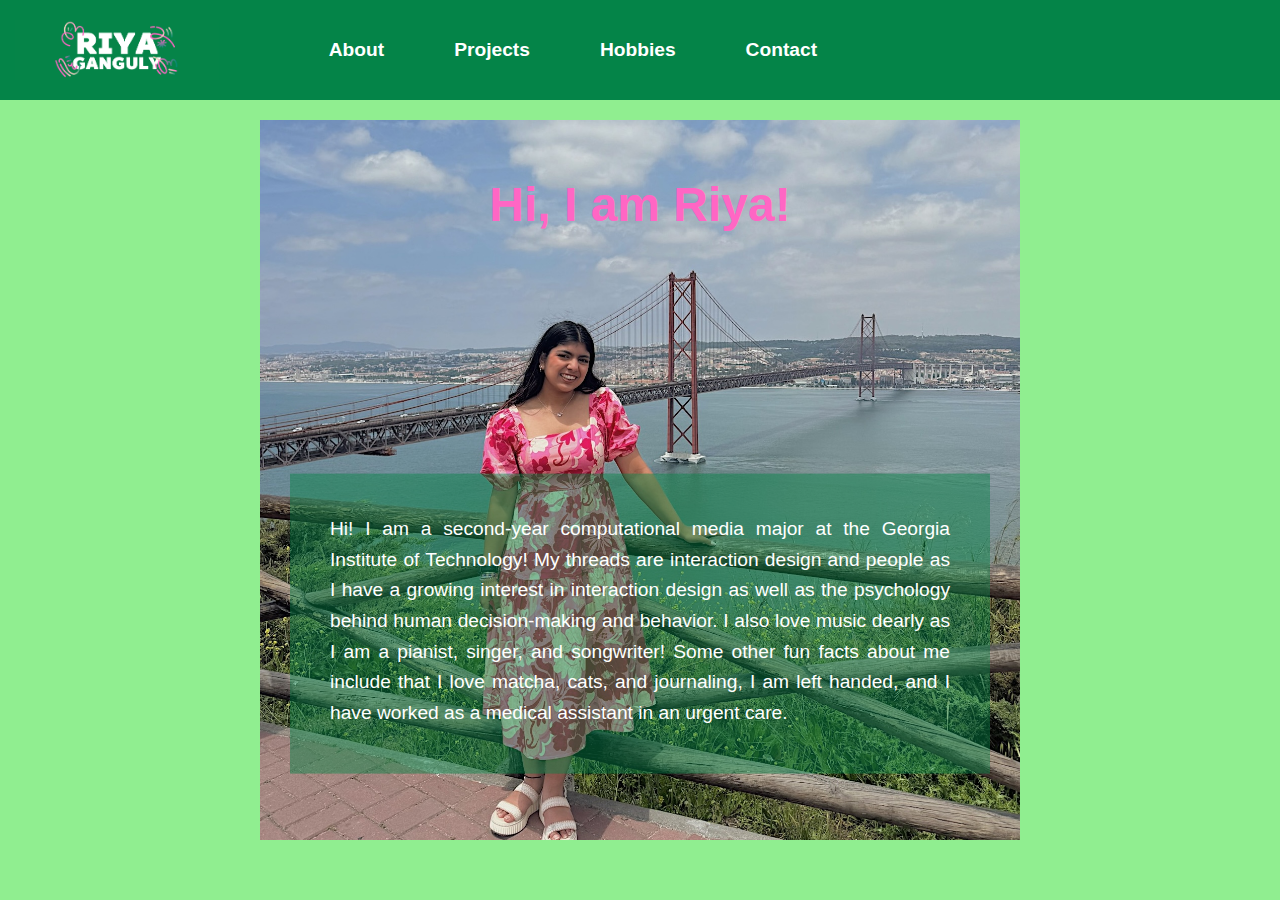
<file: index.html>
<!DOCTYPE html>
    <html lang="en">
    <head>
        <meta charset="UTF-8">
        <meta name="viewport" content="width=device-width, initial-scale=1.0">
        <title>Riya's Website</title>
        <link rel="stylesheet" href="styles.css">
    </head>
<body>
<div class="content">
    <header>
        <nav>
            <ul>
                <li class="logo">
                    <a href="index.html"><img src="Personal Logo.png" alt="Logo"></a>
                </li>
                <li class="dropdown"></li>
                    <li><a href="index.html">About</a></li>
                <li class="dropdown">
                    <a href="projects.html" class="dropbtn">Projects</a>
                </li>
                <li class="dropdown">
                    <a href="hobbies.html" class="dropbtn">Hobbies</a>
                </li>
                </li>
                <li class="dropdown">
                    <a href="contact.html" class="dropbtn">Contact</a>
                </li>
            </ul>
        </nav>
    </header>
    </section>
    <section id="About">
        <div class="hero-section">
            <div class="hero-content">
                <h1>Hi, I am Riya!</h1>
                <p>Hi! I am a second-year computational media major 
                    at the Georgia Institute of Technology! 
                    My threads are interaction design and people as 
                    I have a growing interest in interaction design 
                    as well as the psychology behind human decision-making 
                    and behavior. I also love music dearly as I am 
                    a pianist, singer, and songwriter! Some other fun 
                    facts about me include that I love matcha, cats, 
                    and journaling, I am left handed, and I have 
                    worked as a medical assistant in an urgent care.</p>
            </div>
        </div>
    </section>
</div>
</body>
</file>
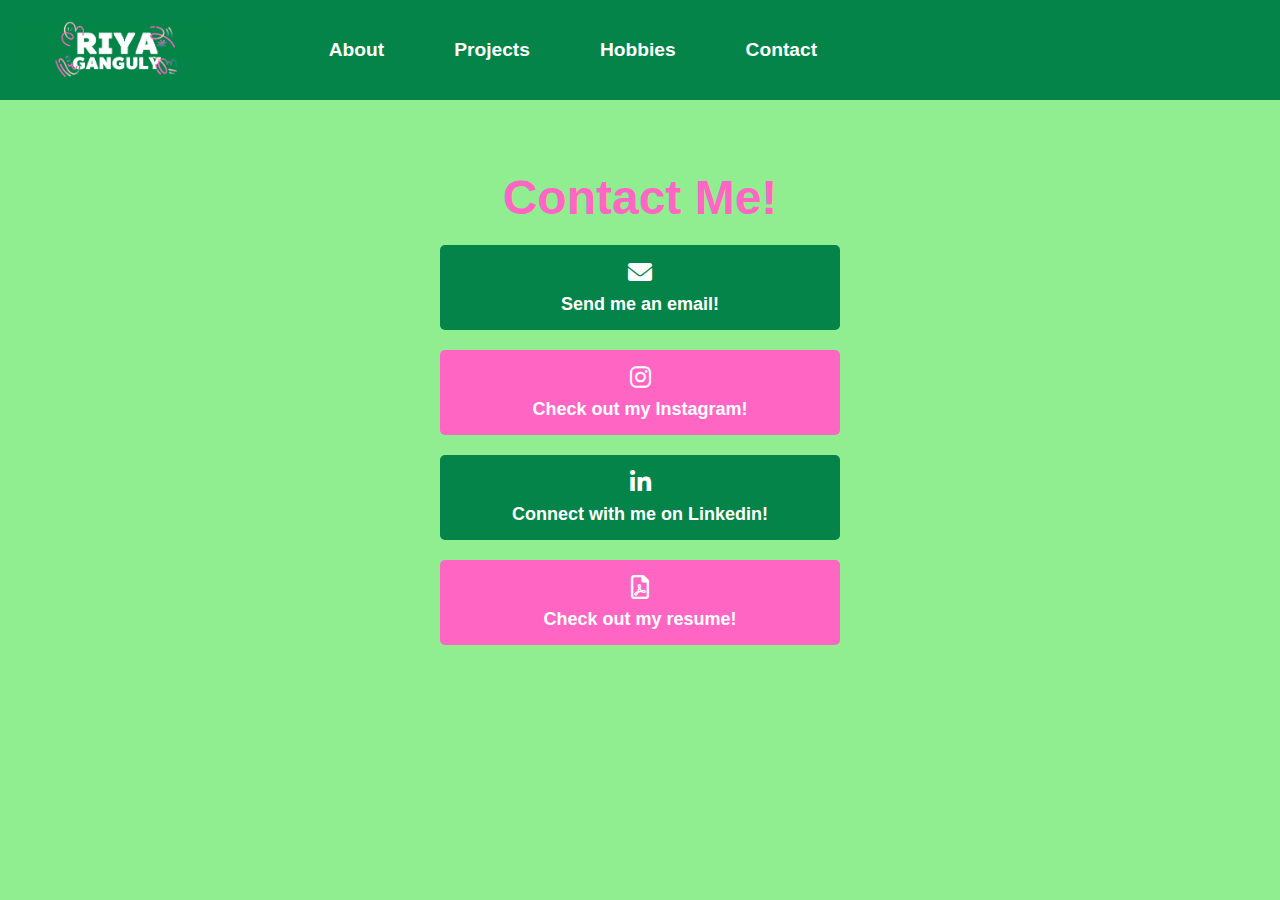
<file: contact.html>
<!DOCTYPE html>
<html lang="en">
<head>
    <meta charset="UTF-8">
    <meta name="viewport" content="width=device-width, initial-scale=1.0">
    <title>Riya's Website</title>
    <link rel="stylesheet" href="styles.css">
</head>
<body>
    <section id="Contact">
        <header>
            <nav>
                <ul>
                    <li class="logo">
                        <a href="index.html"><img src="Personal Logo.png" alt="Logo"></a>
                    </li>
                    <li class="dropdown"></li>
                        <li><a href="index.html">About</a></li>
                    <li class="dropdown">
                        <a href="projects.html" class="dropbtn">Projects</a>
                    </li>
                    <li class="dropdown">
                        <a href="hobbies.html" class="dropbtn">Hobbies</a>
                    </li>
                </li>
                <li class="dropdown">
                    <a href="contact.html" class="dropbtn">Contact</a>
                </li>
                </ul>
            </nav>
        </header>
            <div class="title-container">
                <h1>Contact Me!</h1>
            <div class="contact">
            <head>
                <title>Contact Buttons with Icons</title>
                <!-- Font Awesome CDN -->
                <link rel="stylesheet" href="https://cdnjs.cloudflare.com/ajax/libs/font-awesome/6.0.0-beta3/css/all.min.css">
            </head>
            <body>
                <div class="contact-buttons">
                    <a href="mailto:rganguly32@gatech.edu" class="btn email-btn">
                        <i class="fas fa-envelope"></i>Send me an email!
                    </a>
                    <a href="https://www.instagram.com/riyajournals/" target="_blank" class="btn instagram-btn">
                        <i class="fab fa-instagram"></i>Check out my Instagram!
                    </a>
                    <a href="https://www.linkedin.com/in/riyag101" target="_blank" class="btn linkedin-btn">
                        <i class="fab fa-linkedin-in"></i>Connect with me on Linkedin!
                    </a>
                    <a href="Riya_Resume.pdf" target="_blank" class="btn resume-btn">
                        <i class="far fa-file-pdf"></i>Check out my resume!
                    </a>
                </div>
            </body>
        </section>
</file>
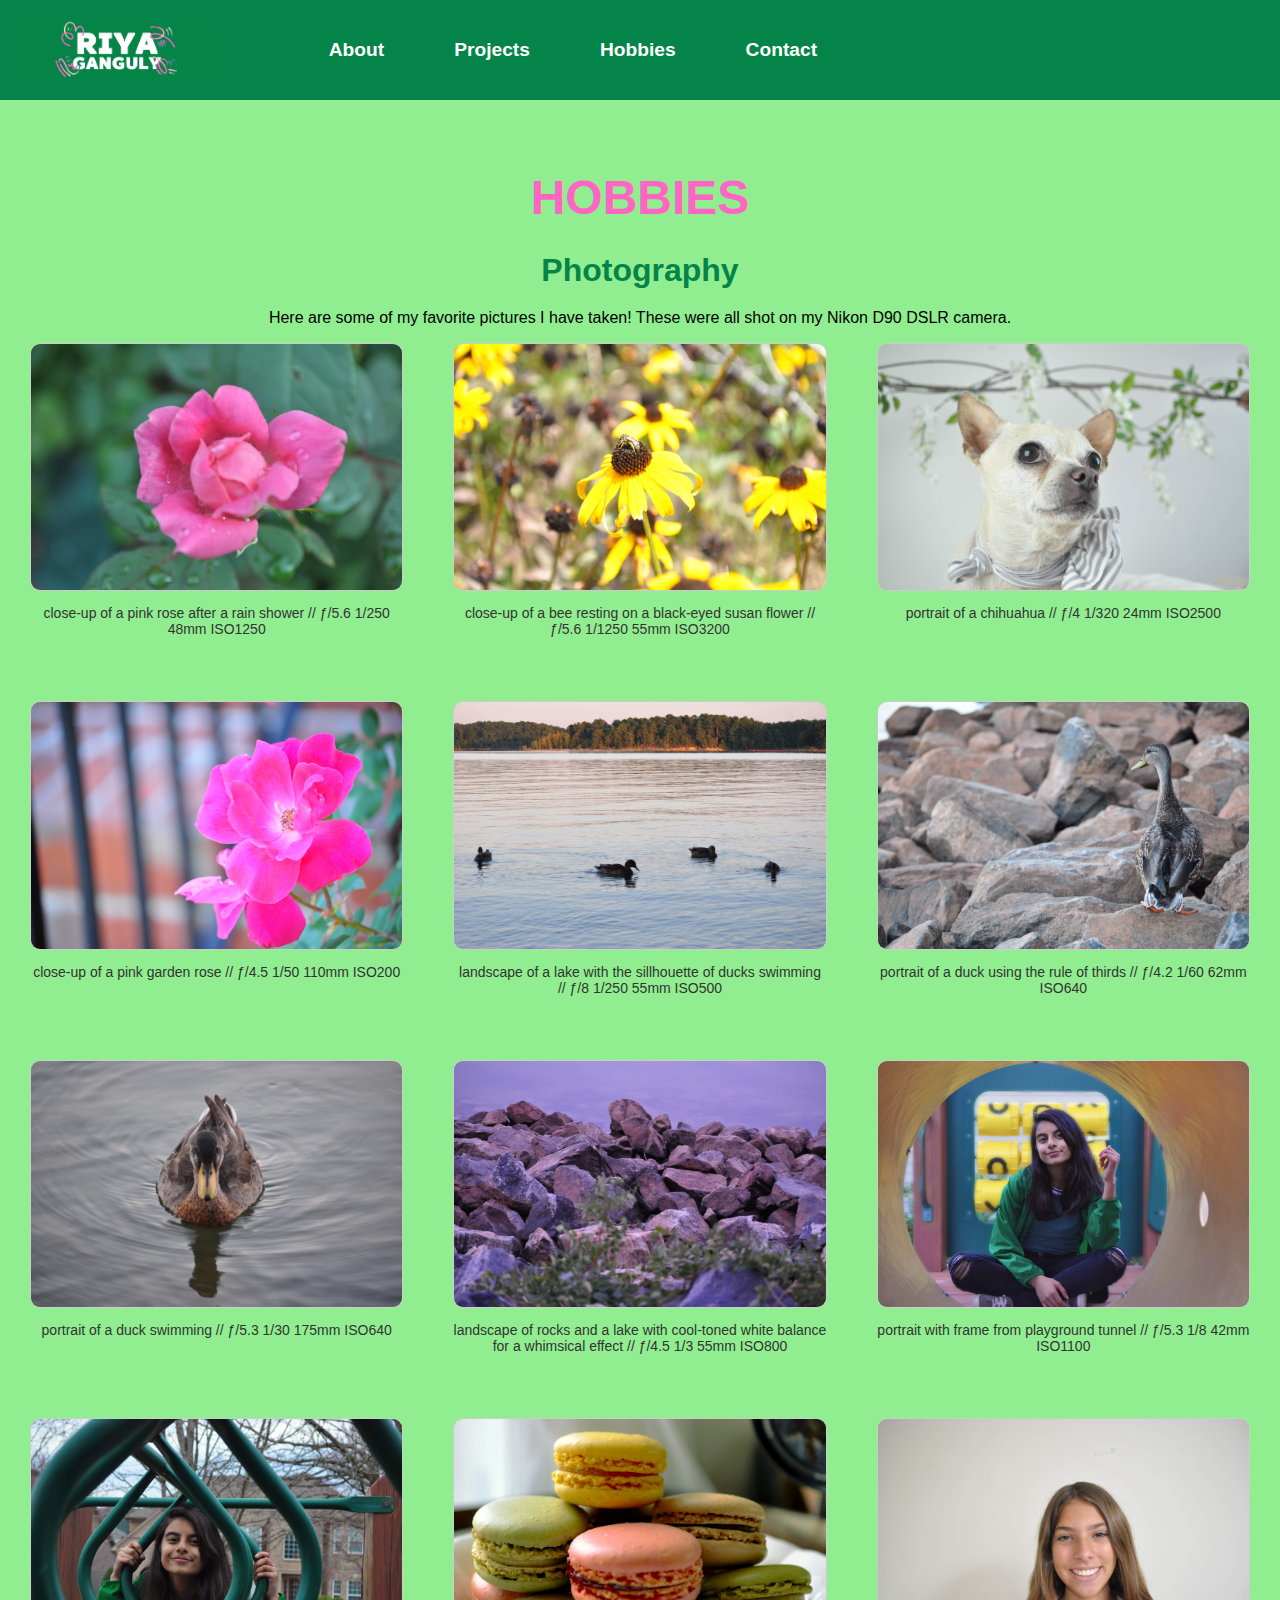
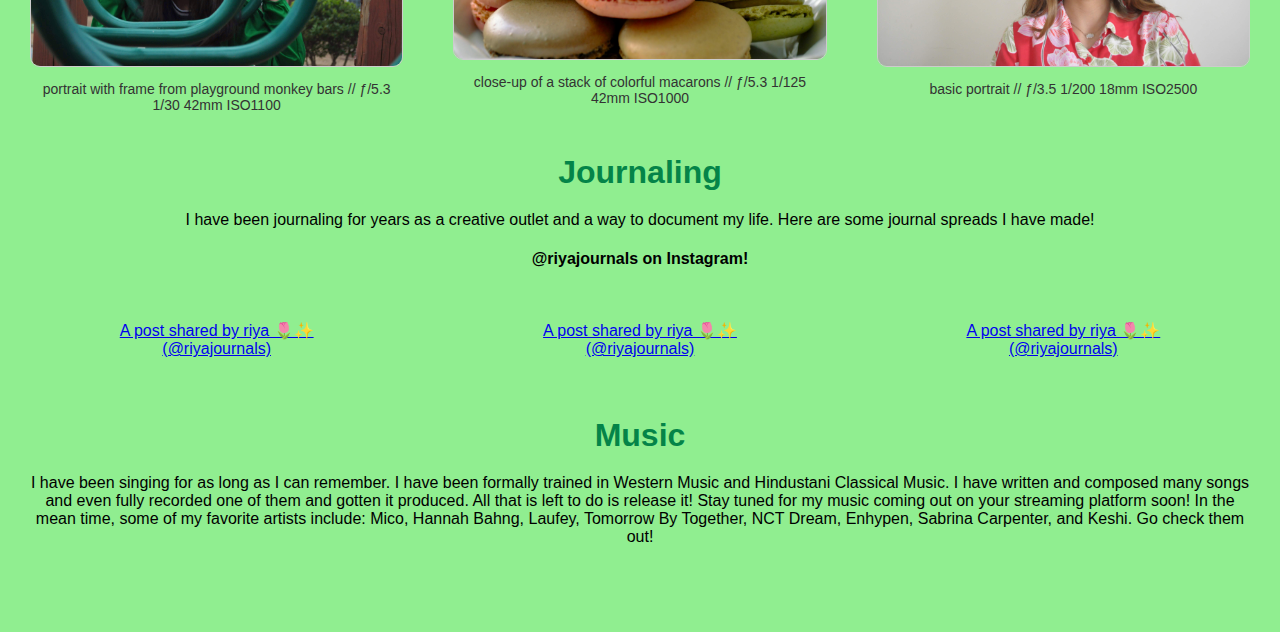
<file: hobbies.html>
<!DOCTYPE html>
<html lang="en">
<head>
    <meta charset="UTF-8">
    <meta name="viewport" content="width=device-width, initial-scale=1.0">
    <title>Riya's Website</title>
    <link rel="stylesheet" href="styles.css">
</head>
<body>
    <section id="Hobbies">
    <header>
        <nav>
            <ul>
                <li class="logo">
                    <a href="index.html"><img src="Personal Logo.png" alt="Logo"></a>
                </li>
                <li class="dropdown">
                <li><a href="index.html" class="dropbtn">About</a></li>
                </li>
                <li class="dropdown">
                    <a href="projects.html" class="dropbtn">Projects</a>
                </li>
                <li class="dropdown">
                    <a href="hobbies.html" class="dropbtn">Hobbies</a>
                    <div class="dropdown-content">
                        <a href="#Photography">Photography</a>
                        <a href="#Journaling">Journaling</a>
                        <a href="#Music">Music</a>
                    </div>
                </li>
                </li>
                <li class="dropdown">
                    <a href="contact.html" class="dropbtn">Contact</a>
                </li>
            </ul>
        </nav>
    </header>
    
    <div class="title-container">
        <h1>HOBBIES</h1>

<!-- Hobbies Subsections -->
<section id="Photography">
    <h2>Photography</h2>
    <p>Here are some of my favorite pictures I have taken! 
        These were all shot on my Nikon D90 DSLR camera.</p>
     <!-- Photo Gallery Section -->
<div class="photo-gallery">
    <div class="photo-item">
        <img src="WebsiteImages/image1.JPG" alt="Photo 1">
        <p>close-up of a pink rose after a rain shower // ƒ/5.6 1/250 48mm ISO1250</p>
    </div>
    <div class="photo-item">
        <img src="WebsiteImages/image2.JPG" alt="Photo 2">
        <p>close-up of a bee resting on a black-eyed susan flower // ƒ/5.6 1/1250 55mm ISO3200</p>
    </div>
    <div class="photo-item">
        <img src="WebsiteImages/image3.JPG" alt="Photo 3">
        <p>portrait of a chihuahua // ƒ/4 1/320 24mm ISO2500</p>
    </div>
    <div class="photo-item">
        <img src="WebsiteImages/image4.JPG" alt="Photo 4">
        <p>close-up of a pink garden rose // ƒ/4.5 1/50 110mm ISO200</p>
    </div>
    <div class="photo-item">
        <img src="WebsiteImages/image5.JPG" alt="Photo 5">
        <p>landscape of a lake with the sillhouette of ducks swimming // ƒ/8 1/250 55mm ISO500</p>
    </div>
    <div class="photo-item">
        <img src="WebsiteImages/image6.JPG" alt="Photo 6">
        <p>portrait of a duck using the rule of thirds // ƒ/4.2 1/60 62mm ISO640</p>
    </div>
    <div class="photo-item">
        <img src="WebsiteImages/image7.JPG" alt="Photo 7">
        <p>portrait of a duck swimming // ƒ/5.3 1/30 175mm ISO640</p>
    </div>
    <div class="photo-item">
        <img src="WebsiteImages/image8.JPG" alt="Photo 8">
        <p>landscape of rocks and a lake with cool-toned white balance for a 
            whimsical effect // ƒ/4.5 1/3 55mm ISO800</p>
    </div>
    <div class="photo-item">
        <img src="WebsiteImages/image9.jpg" alt="Photo 9">
        <p>portrait with frame from playground tunnel // ƒ/5.3 1/8 42mm ISO1100</p>
    </div>
    <div class="photo-item">
        <img src="WebsiteImages/image10.jpg" alt="Photo 10">
        <p>portrait with frame from playground monkey bars // ƒ/5.3 1/30 42mm ISO1100</p>
    </div>
    <div class="photo-item">
        <img src="WebsiteImages/image11.jpg" alt="Photo 11">
        <p>close-up of a stack of colorful macarons // ƒ/5.3 1/125 42mm ISO1000</p>
    </div>
    <div class="photo-item">
        <img src="WebsiteImages/image12.JPG" alt="Photo 12">
        <p>basic portrait // ƒ/3.5 1/200 18mm ISO2500</p>
    </div>
</div>
</section>

<section id="Journaling">
    <h2>Journaling</h2>
    <p>I have been journaling for years as a creative outlet 
        and a way to document my life. Here are some journal spreads I have made!</p>

    <title>Embed Instagram Post</title> 
    <h4>@riyajournals on Instagram!</h4>
    <div class="instagram-posts">
        <blockquote class="instagram-media" data-instgrm-captioned data-instgrm-permalink="https://www.instagram.com/p/CX2IXTzLRkT/?utm_source=ig_embed&amp;utm_campaign=loading" data-instgrm-version="14">
            <div class="instagram-content">
                <a href="https://www.instagram.com/p/CX2IXTzLRkT/?utm_source=ig_embed&amp;utm_campaign=loading" target="_blank"></a>
                <p><a href="https://www.instagram.com/p/CX2IXTzLRkT/?utm_source=ig_embed&amp;utm_campaign=loading" target="_blank">A post shared by riya 🌷✨ (@riyajournals)</a></p>
            </div>
        </blockquote>
        <script async src="//www.instagram.com/embed.js"></script>
    
        <blockquote class="instagram-media" data-instgrm-captioned data-instgrm-permalink="https://www.instagram.com/p/C23MVRsPI5B/?utm_source=ig_embed&amp;utm_campaign=loading" data-instgrm-version="14">
            <div class="instagram-content">
                <a href="https://www.instagram.com/p/C23MVRsPI5B/?utm_source=ig_embed&amp;utm_campaign=loading" target="_blank"></a>
                <p class="instagram-credit">
                    <a href="https://www.instagram.com/p/C23MVRsPI5B/?utm_source=ig_embed&amp;utm_campaign=loading" target="_blank">A post shared by riya 🌷✨ (@riyajournals)</a>
                </p>
            </div>
        </blockquote>
        <script async src="//www.instagram.com/embed.js"></script>

        <blockquote class="instagram-media" data-instgrm-captioned data-instgrm-permalink="https://www.instagram.com/p/C3JK7wqvZug/?utm_source=ig_embed&amp;utm_campaign=loading" data-instgrm-version="14">
            <div class="instagram-content">
                <a href="https://www.instagram.com/p/C3JK7wqvZug/?utm_source=ig_embed&amp;utm_campaign=loading" target="_blank"></a>
                <p class="instagram-caption">
                    <a href="https://www.instagram.com/p/C3JK7wqvZug/?utm_source=ig_embed&amp;utm_campaign=loading" target="_blank">A post shared by riya 🌷✨ (@riyajournals)</a>
                </p>
            </div>
        </blockquote>
        <script async src="//www.instagram.com/embed.js"></script>
    </div>
</section>

<section id="Music">
    <h2>Music</h2>
    <p>I have been singing for as long as I can remember. 
        I have been formally trained in Western Music and 
        Hindustani Classical Music. I have written and 
        composed many songs and even fully recorded one 
        of them and gotten it produced. All that is left 
        to do is release it! Stay tuned for my music 
        coming out on your streaming platform soon! 
        In the mean time, some of my favorite artists 
        include: Mico, Hannah Bahng, Laufey, 
        Tomorrow By Together, NCT Dream, Enhypen, 
        Sabrina Carpenter, and Keshi. Go check them out!</p>
</section>
</body>
</html>
</file>
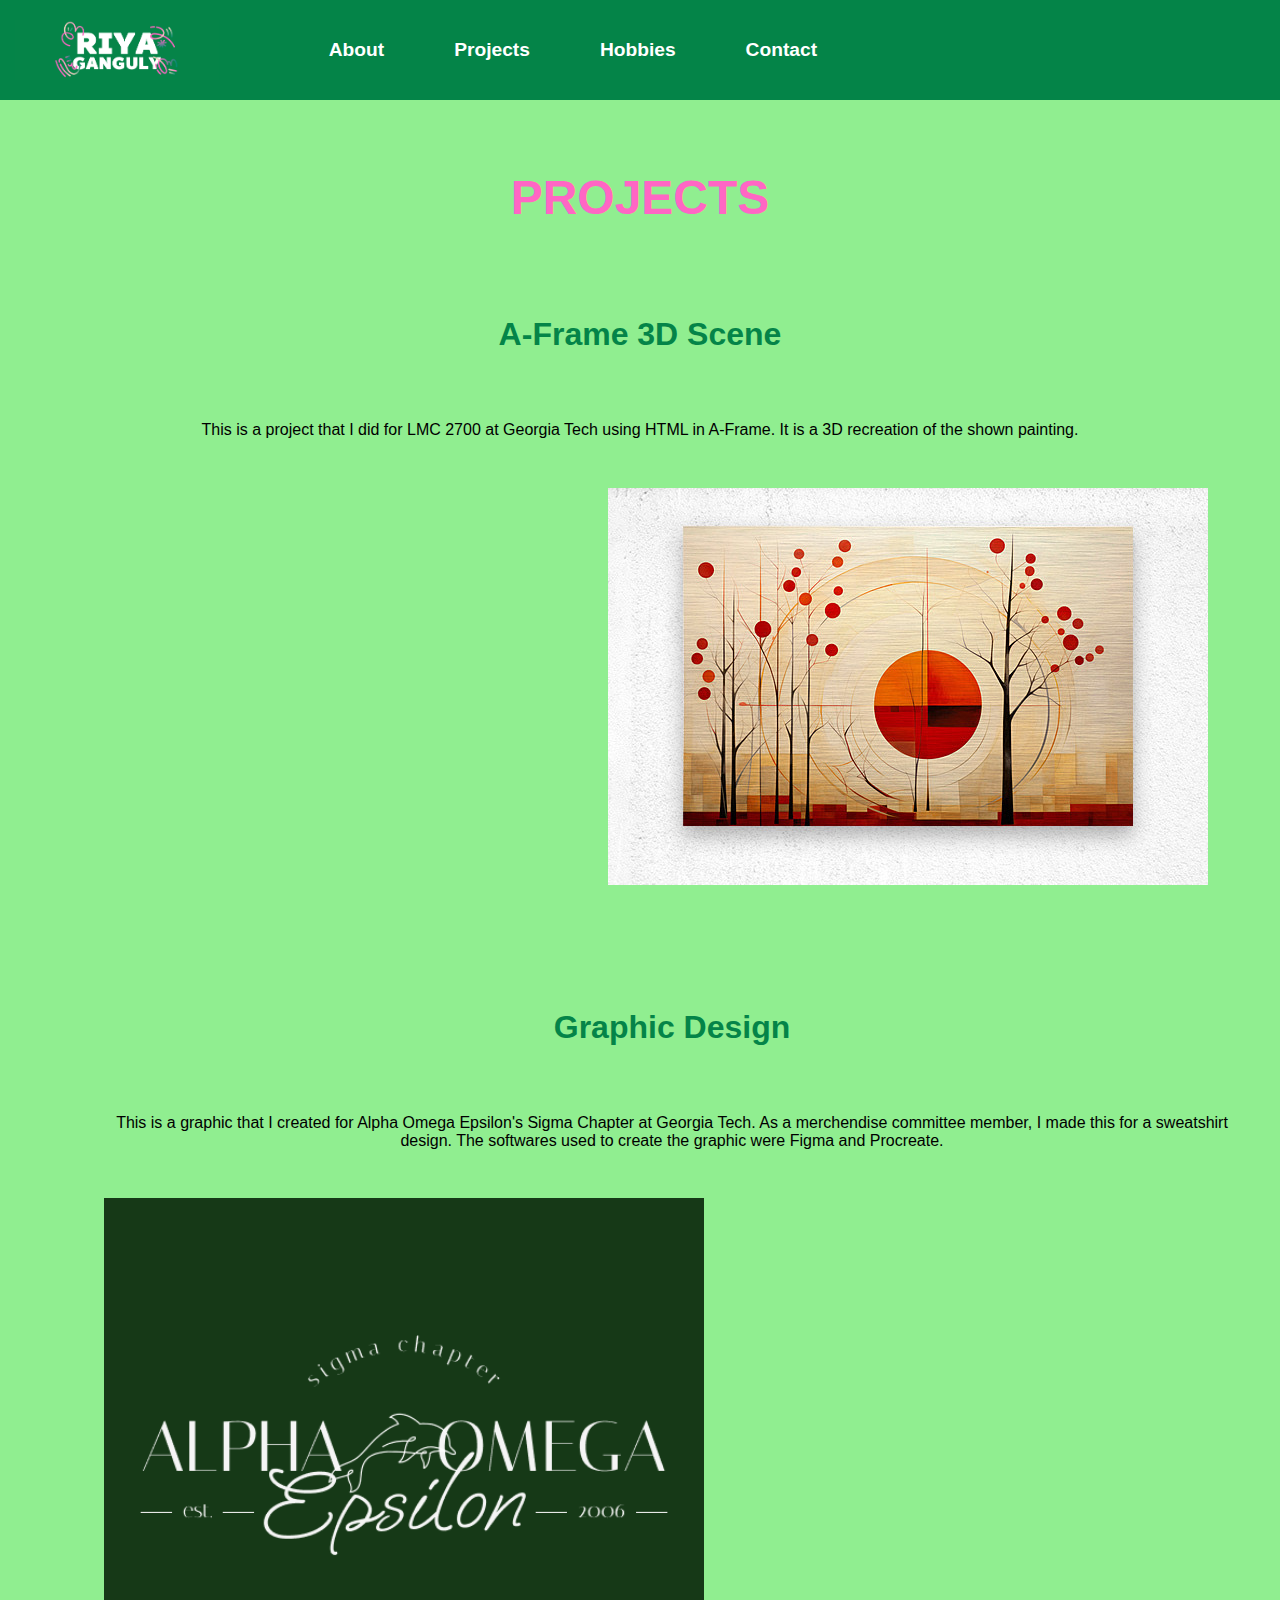
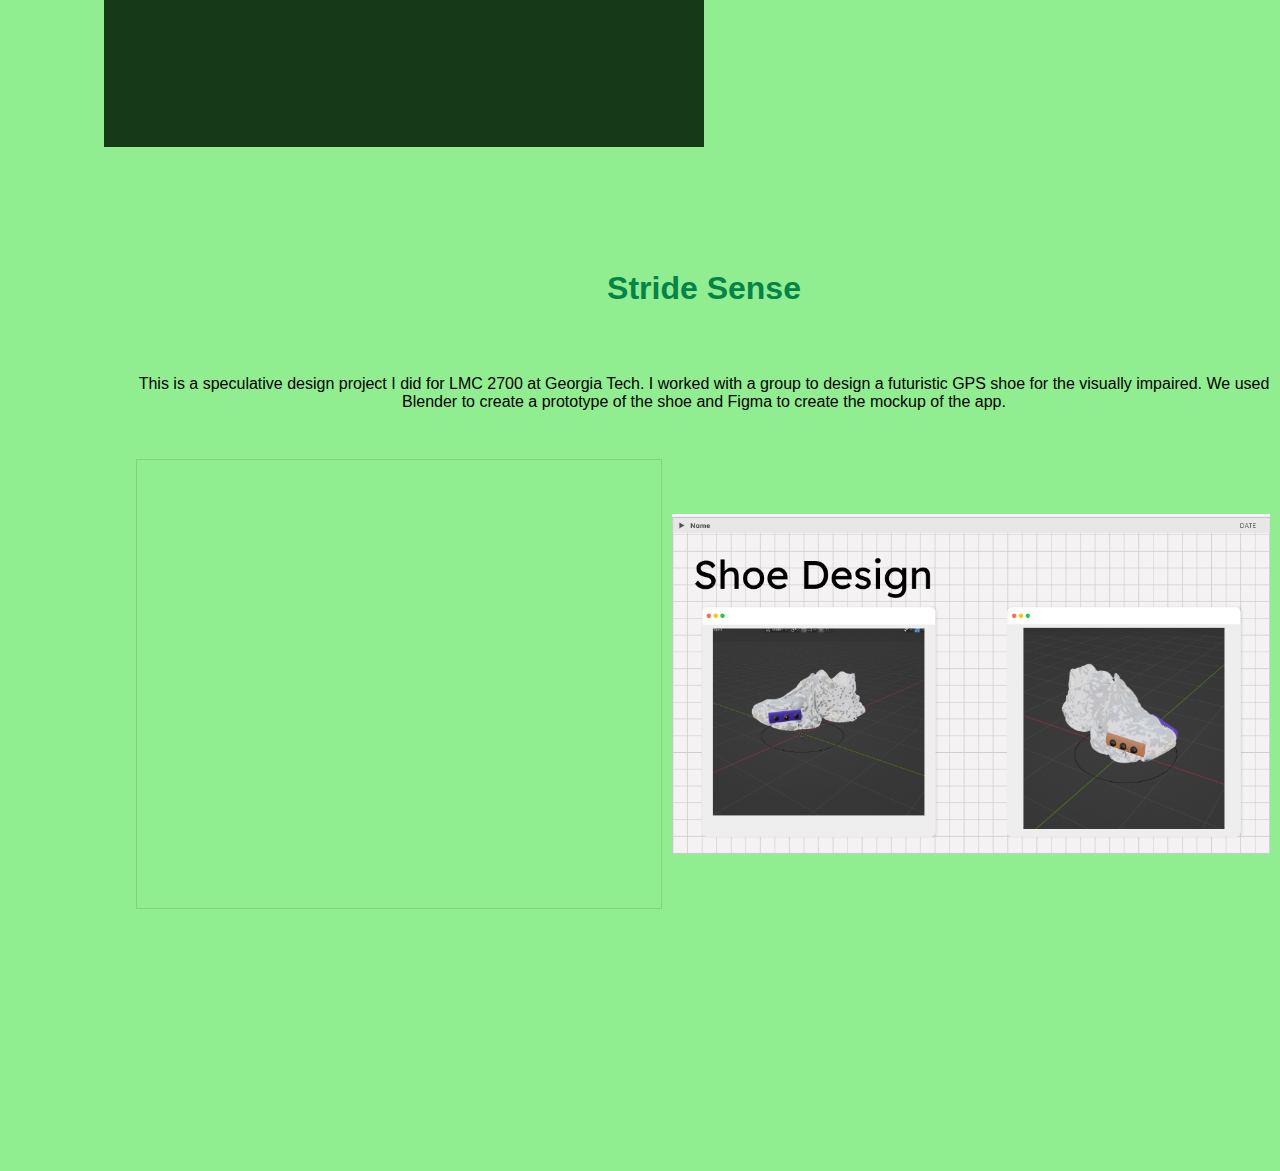
<file: projects.html>
<!DOCTYPE html>
<html lang="en">
<head>
    <meta charset="UTF-8">
    <meta name="viewport" content="width=device-width, initial-scale=1.0">
    <title>Riya's Website</title>
    <link rel="stylesheet" href="styles.css">
</head>
<body>
    <header>
        <nav>
            <ul>
                <li class="logo">
                    <a href="index.html"><img src="Personal Logo.png" alt="Logo"></a>
                </li>
                <li class="dropdown">
                    <li><a href="index.html" class="dropbtn">About</a></li>
                <li class="dropdown">
                    <a href="projects.html" class="dropbtn">Projects</a>
                    <div class="dropdown-content">
                        <a href="#A-Frame">A-FRAME</a>
                        <a href="#Graphic Design">Graphic Design</a>
                        <a href="#Stride Sense">Stride Sense</a>
                    </div>
                </li>
                <li class="dropdown">
                    <a href="hobbies.html" class="dropbtn">Hobbies</a>
                </li>
                </li>
                <li class="dropdown">
                    <a href="contact.html" class="dropbtn">Contact</a>
                </li>
            </ul>
        </nav>
    </header>
    <div class="title-container">
        <h1>PROJECTS</h1>

    <section id="A-Frame" class="project-section">
        <h2>A-Frame 3D Scene</h2>
        <p>This is a project that I did for LMC 2700 at Georgia Tech using HTML in A-Frame. It is a  3D recreation of the shown painting.</p>
        <div class="embed-container">
            <iframe src="aframe.html" width="600px" height="400px" frameborder="0"></iframe>
            <img src="A-Frame Inspo.JPG" alt="painting" style="width: 600px; height: auto;" />
        </div>

   <section id="Graphic Design" class="project-section">
        <h2>Graphic Design</h2>
        <p>This is a graphic that I created for Alpha Omega Epsilon's Sigma Chapter at Georgia Tech. As a merchendise committee member, I made this for a sweatshirt design. The softwares used to create the graphic were Figma and Procreate.</p>
        <div class="embed-container">
            <img src="AOEGraphic1.png" alt="graphic" style="width: 600px; height: auto;" />
        </div>
    <section id="Stride Sense" class="project-section">
        <h2>Stride Sense</h2>
        <p>This is a speculative design project I did for LMC 2700 at Georgia Tech. I worked with a group to design a futuristic GPS shoe for the visually impaired. We used Blender to create a prototype of the shoe and Figma to create the mockup of the app.</p>
        <div class="embed-container">
            <iframe style="border: 1px solid rgba(0, 0, 0, 0.1);" width="800" height="450" src="https://embed.figma.com/design/x0mc5TZY12k2X3Fug5IlVf/LMC-2700-Project-5?node-id=0-1&embed-host=share" allowfullscreen></iframe>
            <img src="StrideSenseShoe.png" alt="shoe prototype" style="width: 600px; height: auto;" />
        </div>
</body>
</html>
</file>
<file: styles.css>
/* Reset some default styles */
body,
h1,
ul {
    margin: 0;
    padding: 0;
}

html, 
body {
    background: lightgreen;
    height: auto;
    width: 100%;
    overflow-x: hidden;
    scroll-behavior: smooth;
    scroll-padding-top: 70px;
    padding-top: 70px;
    padding-left: 10px;
    padding-right: 10px;
    font-family: 'Segoe UI', Tahoma, Geneva, Verdana, sans-serif;
    text-align: justify;
    position: relative;
    z-index: 1;
}

/* Hero Section Styles */
.hero-section {
    position: relative;
    width: 100%;
    height: 80vh; /* Full viewport height */
    background-image: url('ProfilePic.jpg'); /* Replace with your image path */
    background-size: cover;
    background-position: center;
    background-repeat: no-repeat;
    display: flex;
    align-items: center;
    justify-content: center;
    margin-top: -60px; /* Offset for fixed navigation */
}

.hero-content {
    position: absolute;
    top: 50%;
    left: 50%;
    transform: translate(-50%, -50%);
    text-align: center;
    color: white;
    padding: 10px;
    border-radius: 10px;
    max-width: 100%;
}

.hero-content h1 {
    font-size: 3em;
    color: #FF66C4; /* Using your existing pink color */
}

.hero-content p {
    font-size: 1.2em;
    line-height: 1.6;
    text-align: justify;
    margin-top: 230px;
    background-color: rgba(4, 132, 72, 0.464);
    color: white;
    padding: 40px;
    width: 700px;
    height: 300px;
    max-width: 1200px; /* Maximum width */
    box-sizing: border-box;
    word-wrap: break-word; /* Ensure long words break */
    overflow-wrap: break-word; /* Alternative for word wrapping */
}

/* Responsive Hero Section */
@media (max-width: 768px) {
    .hero-content p {
        width: 95%;
        padding: 20px;
        font-size: 1em;
    }

    .hero-content h1 {
        font-size: 2em;
    }
}

* {
    box-sizing: border-box;
}

.content {
    max-width: 800px; /* Limit content width for better readability */
    margin: 0 auto; /* Center the content */
    padding: 40px 20px; /* Increase vertical padding */
    line-height: 1.6; /* Improve line spacing */
    color: black;
}

.content p {
    margin-bottom: 20px; /* Add space between paragraphs */
}

h2,
h3 {
    font-size: xx-large;
    color: #048448;
    justify-content: center;
    text-align: center;
    margin-bottom: 20px;
}

h3 {
    font-size: x-large;
    color: #008D6F;
}

/* Navigation Bar */
nav {
    position: fixed;
    top: 0;
    left: 0;
    width: 100%;
    height: 100px;
    background-color: #048448;
    display: flex;
    align-items: center;
    justify-content: left;
    z-index: 1000;
}

nav ul {
    list-style-type: none;
    display: flex;
    gap: 40px;
    /* Space between the links */
    margin: 0;
    padding: 0;
}

nav ul li {
    position: relative;
    /* Important for dropdown positioning */
    display: flex;
    align-items: center;
}

nav ul li a {
    text-decoration: none;
    /* Remove the underline */
    color: white;
    font-size: 1.2em;
    font-family: 'Segoe UI', Tahoma, Geneva, Verdana, sans-serif;
    font-weight: bold;
    padding: 10px 15px;
    transition: background-color 0.3s ease;
    display: flex;
}

nav ul li a:hover {
    background-color: lightgreen;
    /* Add a hover effect */
}

/* Logo styling */
.logo img {
    height: 60px;
    /* Adjust the height of the logo */
    width: auto;
    margin-right: auto;
    /* Align logo to the left */
}

.logo a:hover {
    background-color: #048448;
}

/* Dropdown Menu */
.dropdown-content {
    display: none;
    position: absolute;
    background-color: #048448;
    min-width: 160px;
    box-shadow: 0px 8px 16px rgba(0, 0, 0, 0.2);
    z-index: 1;
    top: 100%;
    /* Position it below the "Hobbies" link */
    left: 0;
}

.dropdown-content a {
    color: white;
    padding: 12px 16px;
    text-decoration: none;
    display: flex;
    white-space: nowrap;
    /* Prevent text wrapping */
}

.dropdown-content a:hover {
    background-color: lightgreen;
}

.dropdown:hover .dropdown-content {
    display: block;
}

/* Title */
.title-container {
    text-align: center;
    padding: 30px 10px; /* Reduced padding */
    margin-bottom: 40px;
    align-items: center;
}

.title-container h1 {
    font-size: 3em;
    color: #FF66C4;
    font-family: 'Segoe UI', Tahoma, Geneva, Verdana, sans-serif;
}

.photo-container {
    flex: 0 0 40%; /* Take up 40% of the container width */
    text-align: center;
    
}

.profile-pic {
    width: 70%; /* Responsive width */
    max-width: 300px; /* Limit max width */
    height: auto;
    border-radius: 10px;
    box-shadow: 0 4px 6px rgba(0,0,0,0.1); /* Optional: add subtle shadow */
}

.text-container {
    flex: 1; /* Take up remaining space */
}

/* Gallery Section */
#gallery {
    text-align: center;
    padding: 50px 0;
}

.photo-gallery,
.instagram-posts {
    display: grid;
    grid-template-columns: repeat(auto-fit, minmax(300px, 1fr));
    flex-wrap: wrap; 
    gap: 50px;
    /* space between the grid items */
    justify-items: center;
}

.instagram-posts {
    grid-template-columns: repeat(auto-fit, minmax(300px, 1fr));
    flex-wrap: wrap; 
}

.photo-item {
    max-width: 100%;
    height: auto;
    display: block;
}

.photo-item img {
    width: 100%;
    height: auto;
    border: 1px solid #ccc;
    border-radius: 10px;
}

.photo-item p {
    margin-top: 10px;
    font-size: 14px;
    color: #333;
}

.instagram-media {
    display: flex;
    flex-wrap: wrap;
    gap: 50px;
    /* Space between posts */
    justify-content: space-around;
    /* Adjust to align posts (flex-start, center, etc.) */
}

.instagram-content {
    flex: 1 1 300px;
    /* Make each post flexible with a minimum width */
    max-width: 540px;
    /* Maximum width constraint */
    box-sizing: border-box;
    /* Ensure padding and borders are included in the width */
}

.contact {
    display: flex;
    justify-content: center;
    align-items: center;
    width: 100%;
    margin: 20px 0;
}

.contact-buttons {
    display: flex;
    flex-direction: column;
    align-items: center;
    gap: 20px;
    width: 100%;
    max-width: 400px; /* Optional: limit width */
}

.btn {
    width: 100%;
    text-decoration: none;
    flex-direction: column;
    padding: 15px 30px;
    border-radius: 5px;
    font-size: 18px;
    font-weight: bold;
    display: inline-flex;
    align-items: center;
    gap: 10px;
    transition: background-color 0.3s ease;
}

.btn i {
    font-size: 24px;
}

/* Email Button */
.email-btn {
    background-color: #048448;
    color: white;
}

.email-btn:hover {
    background-color: #0a462a;
    ;
}

/* Instagram Button */
.instagram-btn {
    background-color: #FF66C4;
    color: white;
}

.instagram-btn:hover {
    background-color: #ae1372;
}

/* Linkedin Button */
.linkedin-btn {
    background-color: #048448;
    color: white;
}

.linkedin-btn:hover {
    background-color: #0a462a;
}

/* Resume Button */
.resume-btn {
    background-color: #FF66C4;
    color: white;
}

.resume-btn:hover {
    background-color: #ae1372;
}

.embed-container {
    display: flex;
    justify-content: space-between; /* Adjust spacing between items */
    gap: 10px; /* Space between the iframe and image */
    align-items: center; /* Align items vertically (optional) */
}

.project-section {
    max-width: 1200px;
    margin: 0 auto;
    padding: 4rem 2rem;
    display: flex;
    flex-direction: column;
    gap: 2rem;
}

.project-content {
    display: grid;
    grid-template-columns: 1fr 1fr;
    gap: 2rem;
    align-items: center;
}

.project-description {
    display: flex;
    flex-direction: column;
    gap: 1rem;
}

.project-media {
    display: flex;
    gap: 1rem;
    justify-content: center;
}

.project-media img,
.project-media iframe {
    max-width: 100%;
    border-radius: 12px;
    box-shadow: 0 10px 25px rgba(0,0,0,0.1);
}

@media (max-width: 768px) {
    .project-content {
        grid-template-columns: 1fr;
    }
}

/* Responsive adjustments */
@media (max-width: 768px) {
    .content {
        padding: 20px 15px; /* Reduce padding on smaller screens */
    }
    
    .profile-pic {
        width: 90%; /* Slightly wider on mobile */
        max-width: 350px;
    }

    .photo-container {
        flex: none;
        width: 100%;
        max-width: 350px;
    }

    /* Existing media query for project content */
    .project-content {
        grid-template-columns: 1fr;
    }
}
</file>
